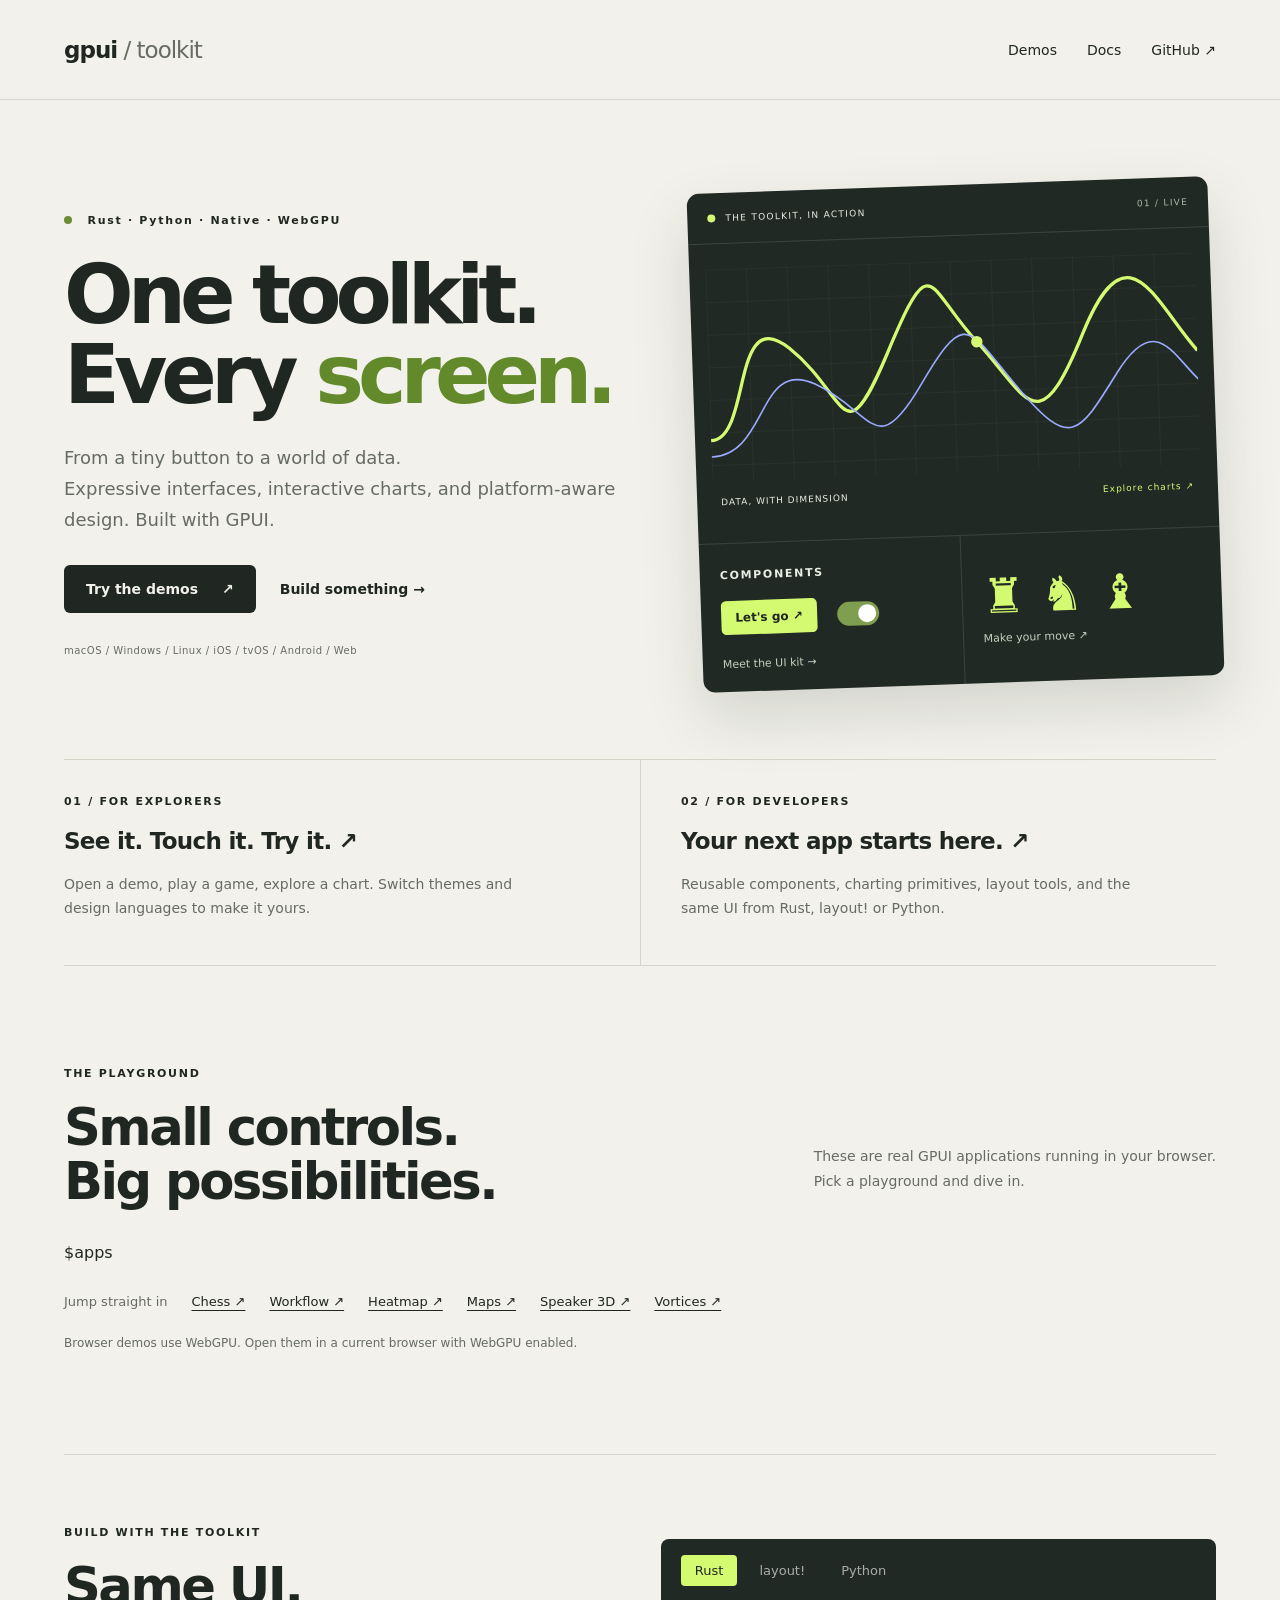
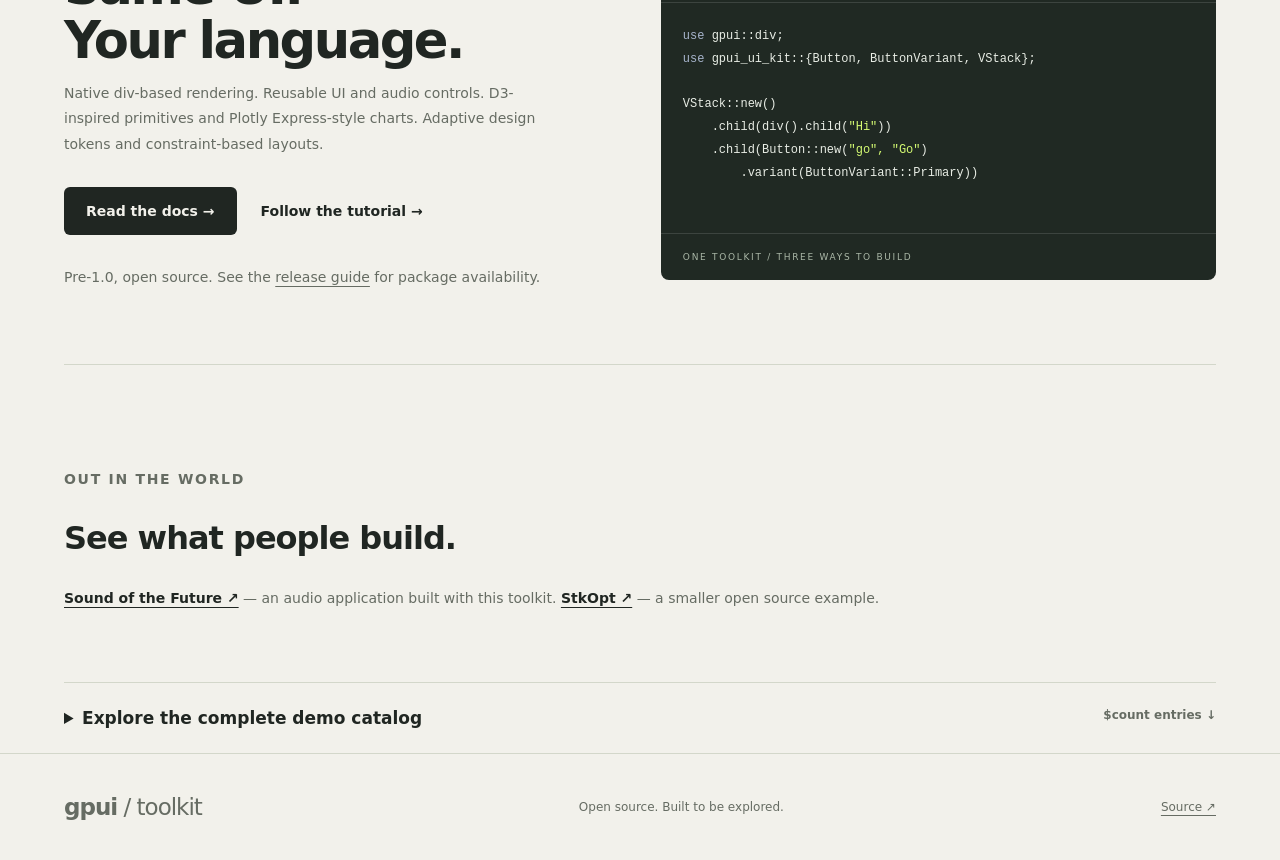
<file: docs/demos/landing.html>
<!doctype html>
<html lang="en">
<head>
<meta charset="utf-8"><meta name="viewport" content="width=device-width,initial-scale=1">
<meta name="description" content="Build expressive GPUI applications with Rust or Python. Explore live components, charts, games, and speaker measurements.">
<title>GPUI Toolkit — One toolkit. Every screen.</title>
<link rel="stylesheet" href="landing.css">
</head>
<body>
<nav class="nav" aria-label="Main navigation"><a class="brand" href="#">gpui<span> / toolkit</span></a><div><a href="#demos">Demos</a><a href="docs/">Docs</a><a href="https://github.com/pierreaubert/gpui-toolkit">GitHub ↗</a></div></nav>
<main>
<section class="hero">
<div class="hero-copy"><p class="eyebrow"><span class="dot"></span> Rust · Python · Native · WebGPU</p><h1>One toolkit.<br>Every <em>screen.</em></h1><p class="intro">From a tiny button to a world of data.<br>Expressive interfaces, interactive charts, and platform-aware design. Built with GPUI.</p><div class="actions"><a class="primary" href="#demos">Try the demos <span>↗</span></a><a class="secondary" href="#developers">Build something →</a></div><p class="platforms">macOS / Windows / Linux / iOS / tvOS / Android / Web</p></div>
<div class="hero-art" aria-label="A preview of toolkit charts and components"><div class="art-top"><span class="dot"></span> THE TOOLKIT, IN ACTION <span>01 / LIVE</span></div><div class="signal"><svg viewBox="0 0 600 260" role="img" aria-label="Illustrative signal curves"><defs><pattern id="grid" width="50" height="40" patternUnits="userSpaceOnUse"><path d="M 50 0 L 0 0 0 40" fill="none" stroke="#ffffff15"/></pattern></defs><rect width="600" height="260" fill="url(#grid)"/><path class="curve" d="M0 210 C50 210 30 40 100 100 S160 240 220 110 S270 30 330 100 S400 230 460 95 S550 60 600 120" fill="none" stroke="#d4fa72" stroke-width="4"/><path d="M0 230 C70 230 60 110 130 145 S200 245 260 150 S320 85 380 160 S450 220 500 145 S570 125 600 155" fill="none" stroke="#99aaff" stroke-width="2"/><circle cx="330" cy="100" r="7" fill="#d4fa72"/></svg><div class="signal-caption"><span>DATA, WITH DIMENSION</span><a href="px/?section=heatmap&theme=dark&style=neutral">Explore charts ↗</a></div></div><div class="art-bottom"><div><span class="tiny">COMPONENTS</span><div class="sample-controls"><span class="sample-button">Let's go ↗</span><span class="sample-toggle" aria-hidden="true"></span></div><a href="showcase/?section=buttons&theme=dark&style=neutral">Meet the UI kit →</a></div><div class="art-chess"><span aria-hidden="true">♜ ♞ ♝</span><a href="showcase/?section=chess&theme=dark&style=neutral">Make your move ↗</a></div></div></div>
</section>
<section class="audiences" aria-label="Choose your path"><a href="#demos"><span class="eyebrow">01 / FOR EXPLORERS</span><h2>See it. Touch it. Try it. ↗</h2><p>Open a demo, play a game, explore a chart. Switch themes and design languages to make it yours.</p></a><a href="#developers"><span class="eyebrow">02 / FOR DEVELOPERS</span><h2>Your next app starts here. ↗</h2><p>Reusable components, charting primitives, layout tools, and the same UI from Rust, layout! or Python.</p></a></section>
<section id="demos"><div class="section-heading"><div><p class="eyebrow">THE PLAYGROUND</p><h2>Small controls.<br>Big possibilities.</h2></div><p>These are real GPUI applications running in your browser.<br>Pick a playground and dive in.</p></div><div class="app-grid">$apps</div><div class="quick-links"><span>Jump straight in</span><a href="showcase/?section=chess&theme=dark&style=neutral">Chess ↗</a><a href="showcase/?section=workflow&theme=dark&style=neutral">Workflow ↗</a><a href="px/?section=heatmap&theme=dark&style=neutral">Heatmap ↗</a><a href="d3rs/?section=geo&theme=dark&style=neutral">Maps ↗</a><a href="spinorama/?section=3d-surface&theme=dark&style=neutral">Speaker 3D ↗</a><a href="mesh/?section=vortices&theme=dark&style=neutral">Vortices ↗</a></div><p class="browser-note">Browser demos use WebGPU. Open them in a current browser with WebGPU enabled.</p></section>
<section id="developers" class="developers"><div><p class="eyebrow">BUILD WITH THE TOOLKIT</p><h2>Same UI.<br>Your language.</h2><p>Native div-based rendering. Reusable UI and audio controls. D3-inspired primitives and Plotly Express-style charts. Adaptive design tokens and constraint-based layouts.</p><div class="actions"><a class="primary" href="docs/">Read the docs →</a><a href="https://github.com/pierreaubert/gpui-toolkit/blob/main/TUTORIAL.md">Follow the tutorial →</a></div><p class="browser-note">Pre-1.0, open source. See the <a href="https://github.com/pierreaubert/gpui-toolkit/blob/main/RELEASE.md">release guide</a> for package availability.</p></div><div class="code-panel"><div class="code-tabs" role="tablist" aria-label="Code language"><button role="tab" aria-selected="true" aria-controls="rust" id="tab-rust">Rust</button><button role="tab" aria-selected="false" aria-controls="layout" id="tab-layout" tabindex="-1">layout!</button><button role="tab" aria-selected="false" aria-controls="python" id="tab-python" tabindex="-1">Python</button></div><pre role="tabpanel" id="rust" aria-labelledby="tab-rust"><code><span class="code-muted">use</span> gpui::div;
<span class="code-muted">use</span> gpui_ui_kit::{Button, ButtonVariant, VStack};

VStack::new()
    .child(div().child(<span class="code-green">"Hi"</span>))
    .child(Button::new(<span class="code-green">"go", "Go"</span>)
        .variant(ButtonVariant::Primary))</code></pre><pre role="tabpanel" id="layout" aria-labelledby="tab-layout" hidden><code><span class="code-muted">use</span> gpui_ui_kit_macros::layout;

layout! {
    V {
        Tx <span class="code-green">"Hi"</span>,
        B.primary(<span class="code-green">"Go"</span>) #go,
    }
}</code></pre><pre role="tabpanel" id="python" aria-labelledby="tab-python" hidden><code><span class="code-muted">from</span> gpui_toolkit <span class="code-muted">import</span> ui

ui.vstack([
    ui.text(<span class="code-green">"Hi"</span>),
    ui.button(<span class="code-green">"Go"</span>, id=<span class="code-green">"go"</span>, action=<span class="code-green">"app.go"</span>),
])</code></pre><div class="code-footer">ONE TOOLKIT / THREE WAYS TO BUILD</div></div></section>
<section class="ecosystem"><p class="eyebrow">OUT IN THE WORLD</p><h2>See what people build.</h2><p><a href="https://github.com/pierreaubert/sotf">Sound of the Future ↗</a> — an audio application built with this toolkit. <a href="https://github.com/pierreaubert/stkopt">StkOpt ↗</a> — a smaller open source example.</p></section>
<details class="catalog"><summary>Explore the complete demo catalog <span>$count entries ↓</span></summary>$variants<div class="toolbar"><label for="search">Find a demo</label><input id="search" type="search" placeholder="Buttons, chess, scatter…"><span id="count" aria-live="polite"></span></div><div id="gallery" class="grid">$cards</div></details>
</main><footer><a class="brand" href="#">gpui<span> / toolkit</span></a><span>Open source. Built to be explored.</span><a href="https://github.com/pierreaubert/gpui-toolkit">Source ↗</a></footer>
<script src="landing.js"></script>
</body></html>
</file>
<file: docs/demos/landing.css>
:root {
  color-scheme:light;
  --paper:#f2f1eb;
  --ink:#202622;
  --muted:#666c63;
  --line:#d3d7ca;
  --lime:#d4fa72;
  font-family:Inter,ui-sans-serif,system-ui,sans-serif;
  background:var(--paper);
  color:var(--ink);
  scroll-behavior:smooth
}
* {
  box-sizing:border-box
}
body {
  margin:0
}
a {
  color:inherit;
  text-underline-offset:4px
}
button,input,select {
  font:inherit
}
a:focus-visible,button:focus-visible,input:focus-visible,summary:focus-visible {
  outline:3px solid #617b23;
  outline-offset:5px
}
section {
  scroll-margin-top:30px
}
.nav,main,footer {
  max-width:1440px;
  margin:auto;
  padding-inline:5vw
}
.nav {
  height:100px;
  display:flex;
  justify-content:space-between;
  align-items:center;
  border-bottom:1px solid var(--line)
}
.brand {
  font-size:23px;
  font-weight:800;
  letter-spacing:-1px;
  text-decoration:none
}
.brand span {
  font-weight:400;
  color:var(--muted)
}
.nav>div {
  display:flex;
  gap:30px
}
.nav a {
  font-size:14px;
  text-decoration:none
}
.nav .brand {
  font-size:23px
}
.hero {
  display:grid;
  grid-template-columns:1.1fr 1fr;
  align-items:center;
  gap:5%;
  padding:85px 0 75px
}
.eyebrow,.tiny {
  font-size:11px;
  font-weight:600;
  letter-spacing:1.7px
}
.dot {
  display:inline-block;
  width:8px;
  height:8px;
  border-radius:50%;
  background:#6c8c36;
  margin-right:10px
}
h1 {
  font-size:clamp(56px,6.4vw,96px);
  line-height:.98;
  letter-spacing:-6px;
  margin:28px 0;
  font-weight:650
}
h1 em {
  font-style:normal;
  color:#628a2a
}
.intro {
  font-size:18px;
  line-height:1.7;
  color:var(--muted)
}
.actions {
  display:flex;
  align-items:center;
  gap:24px;
  flex-wrap:wrap;
  margin:30px 0
}
.actions a {
  text-decoration:none;
  font-size:14px;
  font-weight:600
}
.primary {
  padding:16px 22px;
  background:var(--ink);
  color:var(--paper);
  border-radius:6px;
  display:inline-flex;
  gap:24px;
  align-items:center
}
.primary:hover {
  background:#456020
}
.platforms {
  font-size:10px;
  color:var(--muted);
  letter-spacing:.5px;
  margin-top:32px
}
.hero-art {
  background:#202923;
  color:#e8ede5;
  border-radius:12px;
  box-shadow:0 26px 60px #20302025;
  transform:rotate(-2deg);
  overflow:hidden
}
.art-top {
  display:flex;
  align-items:center;
  font-size:9px;
  letter-spacing:1.3px;
  padding:20px;
  border-bottom:1px solid #ffffff20
}
.art-top>span:last-child {
  margin-left:auto;
  color:#a9b9a8
}
.art-top .dot {
  background:var(--lime)
}
.signal {
  padding:25px 16px 20px
}
.signal svg {
  width:100%;
  display:block
}
.curve {
  stroke-dasharray:1000;
  stroke-dashoffset:1000;
  animation:draw 2s ease-out forwards
}
@keyframes draw {
  to {
    stroke-dashoffset:0
  }
  
}
.signal-caption {
  display:flex;
  justify-content:space-between;
  font-size:9px;
  letter-spacing:1px;
  padding:16px 8px
}
.signal-caption a {
  color:var(--lime);
  text-decoration:none
}
.art-bottom {
  display:grid;
  grid-template-columns:1fr 1fr;
  border-top:1px solid #ffffff20
}
.art-bottom>div {
  padding:20px
}
.art-bottom a {
  font-size:11px;
  text-decoration:none;
  color:#c4d0bf
}
.sample-controls {
  display:flex;
  gap:20px;
  align-items:center;
  margin:18px 0
}
.sample-button {
  background:var(--lime);
  color:var(--ink);
  padding:10px 14px;
  border-radius:5px;
  font-size:12px;
  font-weight:600
}
.sample-toggle {
  width:42px;
  height:24px;
  border-radius:20px;
  background:#809e50;
  position:relative
}
.sample-toggle:after {
  content:'';
  position:absolute;
  width:18px;
  height:18px;
  background:white;
  right:3px;
  top:3px;
  border-radius:50%
}
.art-chess {
  border-left:1px solid #ffffff20;
  display:flex;
  flex-direction:column;
  justify-content:center;
  gap:12px
}
.art-chess>span {
  font-size:48px;
  line-height:1;
  color:var(--lime)
}
.audiences {
  display:grid;
  grid-template-columns:1fr 1fr;
  border-top:1px solid var(--line);
  border-bottom:1px solid var(--line);
  margin-bottom:90px
}
.audiences>a {
  padding:30px 35px 30px 0;
  text-decoration:none
}
.audiences>a+ a {
  border-left:1px solid var(--line);
  padding-left:40px
}
.audiences h2 {
  font-size:23px;
  font-weight:550;
  letter-spacing:-.7px
}
.audiences p {
  font-size:14px;
  line-height:1.7;
  color:var(--muted);
  max-width:470px
}
.audiences>a:hover h2 {
  color:#628a2a
}
.section-heading {
  display:flex;
  justify-content:space-between;
  align-items:end;
  gap:30px;
  margin-bottom:35px
}
.section-heading h2,.developers h2 {
  font-size:clamp(36px,4vw,58px);
  letter-spacing:-2.5px;
  line-height:1.06;
  font-weight:550;
  margin:20px 0 0
}
.section-heading>p {
  font-size:14px;
  line-height:1.8;
  color:var(--muted)
}
.app-grid {
  display:grid;
  grid-template-columns:repeat(3,1fr);
  gap:20px
}
.app {
  border:1px solid var(--line);
  border-radius:8px;
  overflow:hidden
}
.app-preview {
  display:block;
  aspect-ratio:16/10;
  background:#253329;
  overflow:hidden;
  text-decoration:none
}
.app-preview img {
  width:100%;
  height:100%;
  object-fit:cover;
  object-position:top;
  transition:transform .3s
}
.app:hover img {
  transform:scale(1.03)
}
.app-preview .placeholder {
  height:100%;
  display:grid;
  place-items:center;
  font-size:32px;
  color:var(--lime)
}
.app-meta {
  padding:24px
}
.app-meta h3 {
  font-size:23px;
  letter-spacing:-.7px;
  margin:12px 0
}
.app-meta p {
  font-size:13px;
  color:var(--muted);
  line-height:1.7;
  min-height:65px
}
.app-meta a {
  font-size:13px;
  font-weight:600
}
.app-meta .source {
  margin-left:16px;
  font-weight:400;
  color:var(--muted)
}
.quick-links {
  display:flex;
  flex-wrap:wrap;
  align-items:center;
  gap:24px;
  margin-top:32px;
  font-size:13px
}
.quick-links>span {
  color:var(--muted)
}
.browser-note {
  font-size:12px;
  color:var(--muted);
  line-height:1.7;
  margin-top:24px
}
.developers {
  display:grid;
  grid-template-columns:1fr 1.1fr;
  gap:8%;
  margin:100px 0;
  padding:60px 0;
  border-top:1px solid var(--line);
  border-bottom:1px solid var(--line)
}
.developers>div>p:not(.eyebrow) {
  line-height:1.8;
  color:var(--muted);
  font-size:14px
}
.code-panel {
  background:#202923;
  color:#e8ede5;
  border-radius:8px;
  align-self:center;
  min-width:0
}
.code-tabs {
  display:flex;
  gap:8px;
  padding:16px 20px;
  border-bottom:1px solid #ffffff20
}
.code-tabs button {
  background:transparent;
  color:#aaa;
  border:0;
  padding:8px 14px;
  border-radius:4px;
  cursor:pointer;
  font-size:13px
}
.code-tabs button[aria-selected=true] {
  background:var(--lime);
  color:var(--ink)
}
pre {
  font-size:12px;
  line-height:1.9;
  padding:22px;
  overflow:auto;
  min-height:230px;
  margin:0
}
.code-muted {
  color:#a7b4cc
}
.code-green {
  color:var(--lime)
}
.code-footer {
  border-top:1px solid #ffffff20;
  padding:18px 22px;
  font-size:9px;
  letter-spacing:1.7px;
  color:#aab7a7
}
.ecosystem {
  margin-bottom:70px
}
.ecosystem h2 {
  font-size:32px;
  letter-spacing:-1px;
  font-weight:550
}
.ecosystem p {
  font-size:14px;
  line-height:2;
  color:var(--muted)
}
.ecosystem a {
  font-weight:600;
  color:var(--ink)
}
.catalog {
  border-top:1px solid var(--line);
  padding:25px 0
}
.catalog summary {
  cursor:pointer;
  font-size:17px;
  font-weight:600
}
.catalog summary span {
  float:right;
  color:var(--muted);
  font-size:12px
}
.toolbar {
  display:flex;
  flex-wrap:wrap;
  align-items:center;
  gap:15px;
  margin:28px 0;
  font-size:13px
}
.toolbar input {
  background:white;
  border:1px solid var(--line);
  padding:12px;
  border-radius:5px;
  max-width:100%
}
.grid {
  display:grid;
  grid-template-columns:repeat(auto-fill,minmax(min(100%,290px),1fr));
  gap:18px
}
.card {
  border:1px solid var(--line);
  border-radius:7px;
  overflow:hidden
}
.image {
  display:block;
  aspect-ratio:4/3;
  background:#202923
}
.image img {
  width:100%;
  height:100%;
  object-fit:contain
}
.placeholder {
  display:grid;
  place-items:center;
  height:100%;
  color:#b8c9b0
}
.meta {
  padding:20px
}
.meta h2 {
  font-size:19px
}
.meta p {
  font-size:13px;
  line-height:1.6;
  color:var(--muted)
}
.live,.source {
  font-size:12px
}
.variant {
  font-size:10px;
  color:var(--muted)
}
.featured {
  margin:35px 0
}
.featured h2 {
  font-size:24px
}
.featured p {
  font-size:13px;
  color:var(--muted)
}
.tiles {
  display:grid;
  grid-template-columns:repeat(auto-fill,minmax(160px,1fr));
  gap:12px
}
.tile {
  border:1px solid var(--line);
  border-radius:5px;
  overflow:hidden;
  text-decoration:none
}
.tile-image {
  display:block;
  aspect-ratio:8/5;
  background:#202923
}
.tile-image img {
  width:100%;
  height:100%;
  object-fit:cover
}
.tile-label {
  display:block;
  padding:10px;
  font-size:12px
}
footer {
  display:flex;
  align-items:center;
  justify-content:space-between;
  gap:20px;
  padding-block:40px;
  border-top:1px solid var(--line);
  font-size:12px;
  color:var(--muted)
}
[hidden] {
  display:none!important
}
@media(max-width:900px) {
  .hero {
    grid-template-columns:1fr;
    padding-top:50px
  }
  .hero-art {
    max-width:600px;
    margin-top:20px;
    transform:none
  }
  h1 {
    letter-spacing:-3px
  }
  .app-grid {
    grid-template-columns:repeat(2,1fr)
  }
  .developers {
    grid-template-columns:1fr;
    gap:35px
  }
  .section-heading {
    display:block
  }
  .audiences {
    margin-bottom:50px
  }
  .platforms {
    line-height:2
  }
  
}
@media(max-width:560px) {
  .nav {
    height:78px
  }
  .nav>div {
    gap:12px
  }
  .nav>div a {
    font-size:11px
  }
  .nav .brand {
    font-size:18px
  }
  .hero {
    padding-bottom:40px
  }
  .intro {
    font-size:16px
  }
  .audiences,.app-grid {
    grid-template-columns:1fr
  }
  .audiences>a {
    padding:25px 0
  }
  .audiences>a+ a {
    border-left:0;
    border-top:1px solid var(--line);
    padding:25px 0
  }
  .section-heading h2,.developers h2 {
    letter-spacing:-1.5px
  }
  .quick-links {
    gap:16px
  }
  .developers {
    margin:60px 0
  }
  .art-chess>span {
    font-size:38px
  }
  .sample-controls {
    gap:10px
  }
  .sample-button {
    font-size:10px
  }
  .catalog summary span {
    float:none;
    display:block;
    margin-top:10px
  }
  footer {
    flex-wrap:wrap
  }
  .code-panel pre {
    font-size:10px
  }
  
}
@media(prefers-reduced-motion:reduce) {
  :root {
    scroll-behavior:auto
  }
  .curve {
    animation:none;
    stroke-dashoffset:0
  }
  .app-preview img {
    transition:none
  }
  
}
</file>
